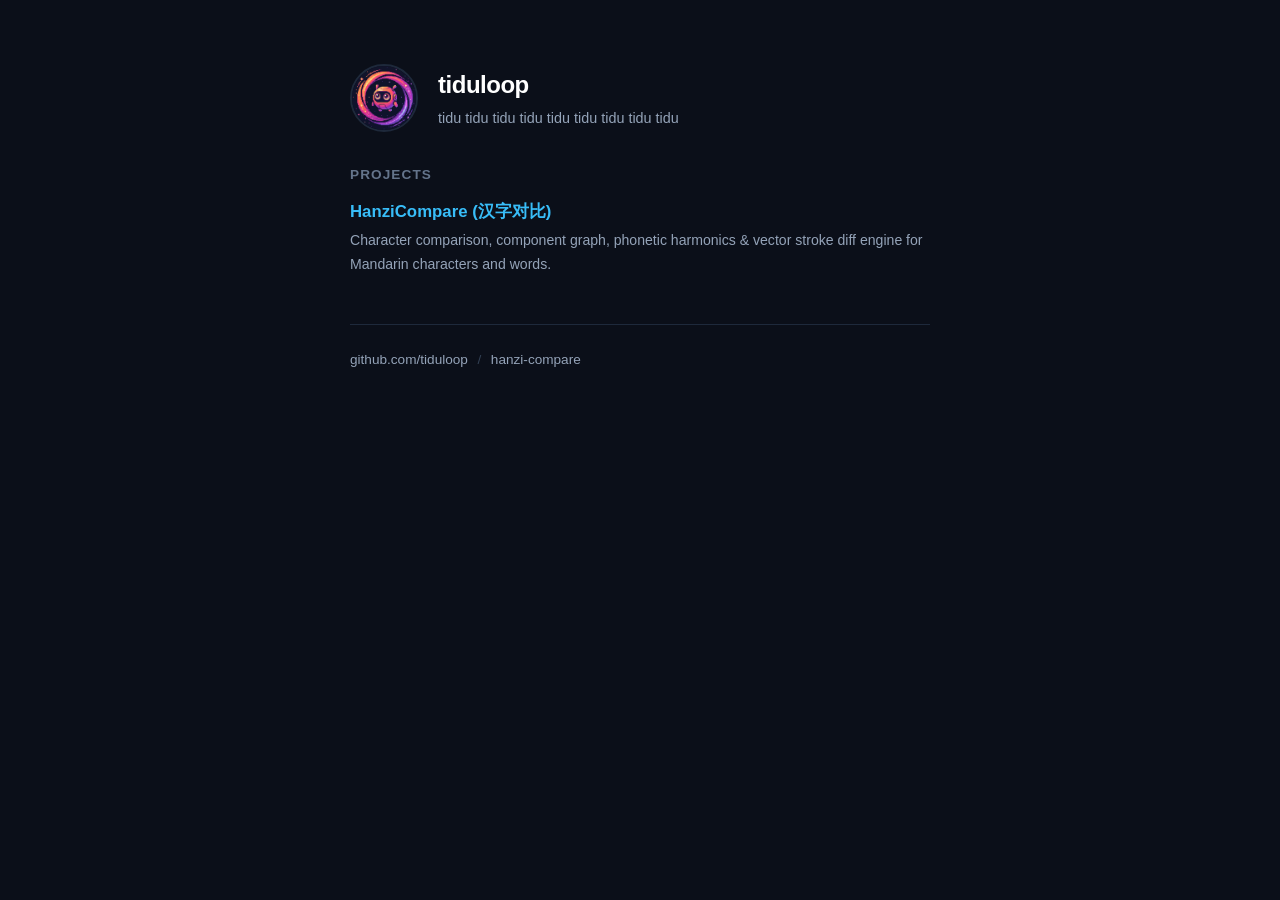
<file: index.html>
<!DOCTYPE html>
<html lang="en">
<head>
  <meta charset="UTF-8" />
  <meta name="viewport" content="width=device-width, initial-scale=1.0" />
  <meta name="theme-color" content="#0B0F19" />
  <title>tiduloop</title>
  <link rel="icon" type="image/jpeg" href="assets/avatar.jpeg" />
  <link rel="stylesheet" href="style.css" />
</head>
<body>
  <div class="wrap">
    <header class="header">
      <img src="assets/avatar.jpeg" alt="tiduloop avatar" class="avatar" />
      <div>
        <h1 class="name">tiduloop</h1>
        <p class="tagline">tidu tidu tidu tidu tidu tidu tidu tidu tidu</p>
      </div>
    </header>

    <section class="section">
      <h2 class="section-title">Projects</h2>
      <ul class="items">
        <li>
          <a href="./hanzi-compare/" class="item-title">HanziCompare (汉字对比)</a>
          <p class="item-desc">
            Character comparison, component graph, phonetic harmonics &amp; vector stroke diff engine for Mandarin characters and words.
          </p>
        </li>
      </ul>
    </section>

    <footer class="footer">
      <a href="https://github.com/tiduloop" target="_blank" rel="noopener noreferrer">github.com/tiduloop</a>
      <span class="sep">/</span>
      <a href="./hanzi-compare/">hanzi-compare</a>
    </footer>
  </div>
</body>
</html>
</file>
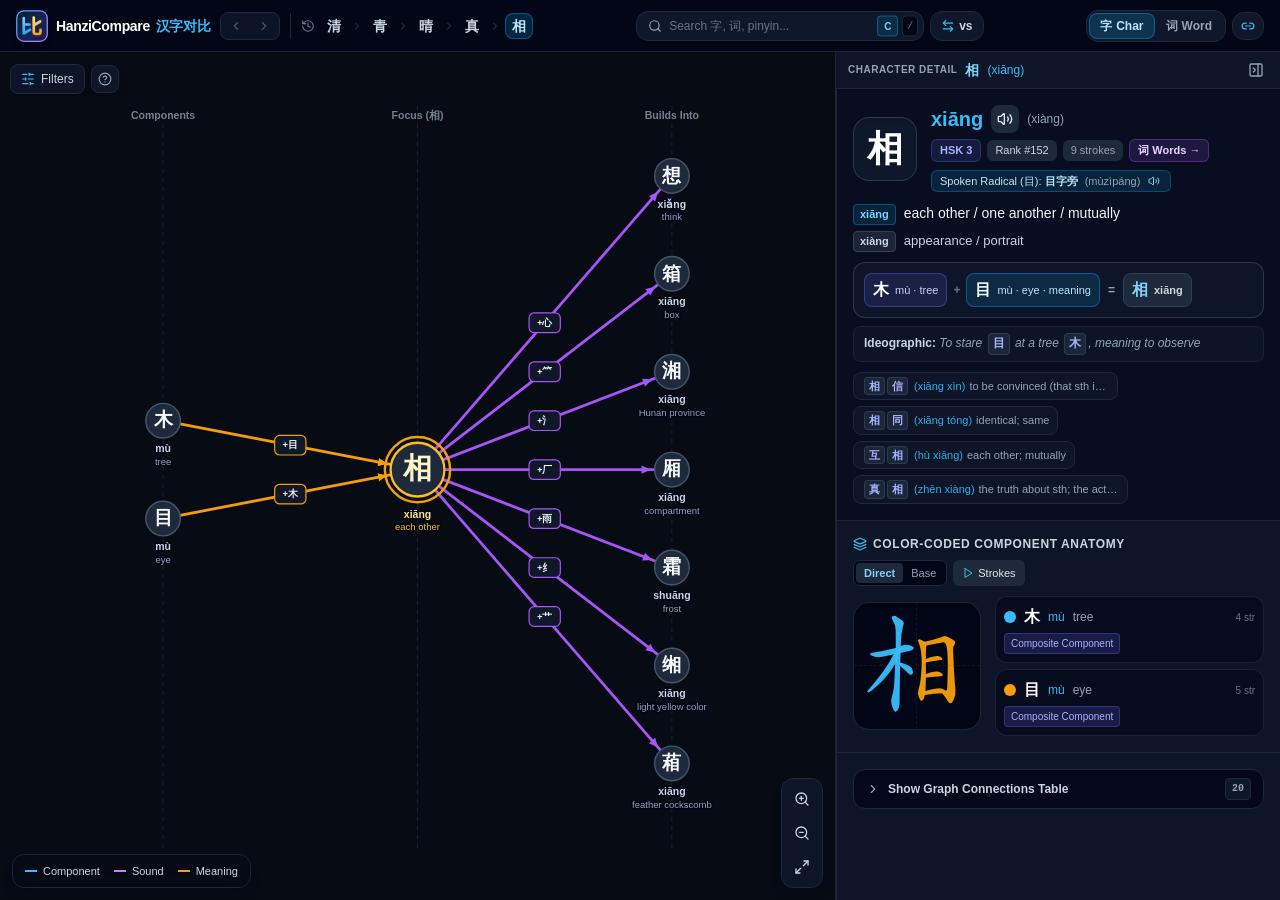
<file: hanzi-compare/index.html>
<!doctype html>
<html lang="en" class="dark">
  <head>
    <meta charset="UTF-8" />
    <meta name="viewport" content="width=device-width, initial-scale=1.0, maximum-scale=1.0, user-scalable=no, viewport-fit=cover" />
    <meta name="theme-color" content="#020617" />
    <meta name="mobile-web-app-capable" content="yes" />
    <meta name="apple-mobile-web-app-capable" content="yes" />
    <meta name="apple-mobile-web-app-status-bar-style" content="black-translucent" />
    <meta name="apple-mobile-web-app-title" content="汉字对比" />
    <link rel="icon" type="image/svg+xml" href="/hanzi-compare/favicon.svg" />
    <link rel="alternate icon" href="/hanzi-compare/favicon.ico" />
    <link rel="apple-touch-icon" sizes="180x180" href="/hanzi-compare/apple-touch-icon.png" />
    <link rel="manifest" href="/hanzi-compare/manifest.json" />
    <title>HanziCompare (汉字对比) — Character Comparison & Component Graph</title>
    <meta name="description" content="Interactive Chinese character and word graph: break characters into color-coded strokes, trace phonetic families, explore compound words, and compare lookalikes side-by-side." />
    <meta property="og:type" content="website" />
    <meta property="og:site_name" content="HanziCompare (汉字对比)" />
    <meta property="og:title" content="HanziCompare (汉字对比) — Chinese Character & Word Graph" />
    <meta property="og:description" content="Break Chinese characters into color-coded strokes, explore phonetic &amp; compound word maps, and compare lookalikes side-by-side." />
    <meta property="og:url" content="https://tiduloop.github.io/hanzi-compare/" />
    <meta property="og:image" content="https://tiduloop.github.io/hanzi-compare/og-image.png" />
    <meta property="og:image:width" content="1200" />
    <meta property="og:image:height" content="630" />
    <meta property="og:image:alt" content="HanziCompare interactive Chinese character map showing 木 and 目 combining into 相 and building into 想, 箱, and 湘" />
    <meta name="twitter:card" content="summary_large_image" />
    <meta name="twitter:title" content="HanziCompare (汉字对比) — Chinese Character & Word Graph" />
    <meta name="twitter:description" content="Break Chinese characters into color-coded strokes, explore phonetic &amp; compound word maps, and compare lookalikes side-by-side." />
    <meta name="twitter:image" content="https://tiduloop.github.io/hanzi-compare/og-image.png" />
    <script type="module" crossorigin src="/hanzi-compare/assets/index-CcMj3gv4.js"></script>
    <link rel="modulepreload" crossorigin href="/hanzi-compare/assets/vendor-react-BqH9RPIO.js">
    <link rel="modulepreload" crossorigin href="/hanzi-compare/assets/vendor-icons-BJi5YHQL.js">
    <link rel="stylesheet" crossorigin href="/hanzi-compare/assets/index-C3cbG_6k.css">
  </head>
  <body class="bg-slate-950 text-slate-100 antialiased selection:bg-sky-500/30 selection:text-sky-200 overflow-hidden">
    <div id="root"></div>
  </body>
</html>
</file>
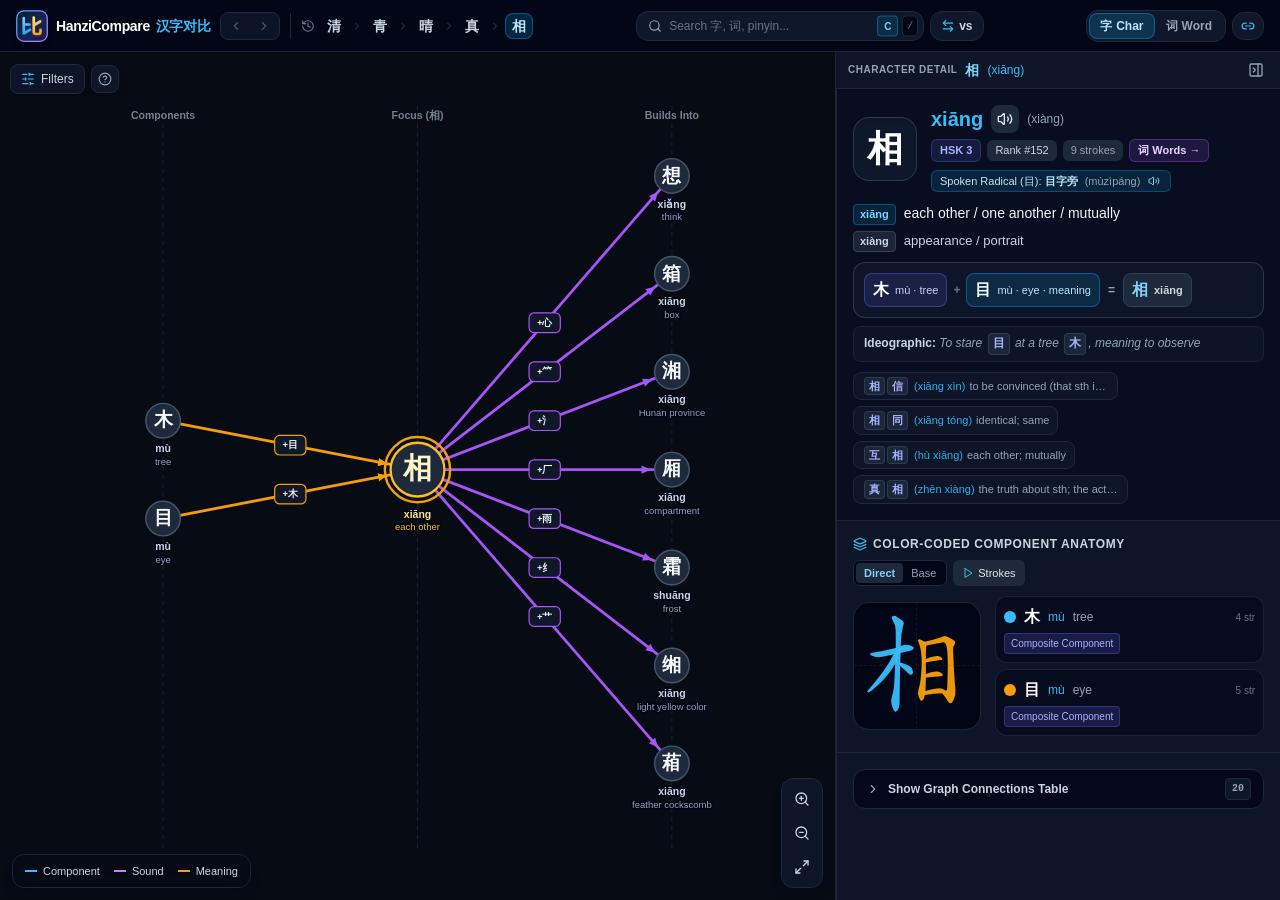
<file: hanzi-topology/index.html>
<!DOCTYPE html>
<html lang="en">
<head>
  <meta charset="UTF-8" />
  <title>Redirecting to HanziCompare...</title>
  <script>
    var target = "/hanzi-compare/" + window.location.search + window.location.hash;
    window.location.replace(target);
  </script>
  <meta http-equiv="refresh" content="0; url=/hanzi-compare/" />
</head>
<body style="background:#020617;color:#94a3b8;font-family:sans-serif;padding:2rem;">
  <p>Redirecting to <a href="/hanzi-compare/" style="color:#38bdf8;">HanziCompare (汉字对比)</a>...</p>
</body>
</html>
</file>
<file: style.css>
:root {
  --bg: #0b0f19;
  --text: #e2e8f0;
  --text-muted: #94a3b8;
  --accent: #38bdf8;
  --accent-hover: #7dd3fc;
  --border: #1e293b;
}

* {
  box-sizing: border-box;
  margin: 0;
  padding: 0;
}

body {
  font-family: -apple-system, BlinkMacSystemFont, "Segoe UI", Roboto, sans-serif;
  background-color: var(--bg);
  color: var(--text);
  line-height: 1.65;
  min-height: 100vh;
  display: flex;
  justify-content: center;
  padding: 4rem 1.5rem;
}

.wrap {
  width: 100%;
  max-width: 580px;
}

.header {
  display: flex;
  align-items: center;
  gap: 1.25rem;
  margin-bottom: 2rem;
}

.avatar {
  width: 68px;
  height: 68px;
  border-radius: 50%;
  object-fit: cover;
  border: 2px solid var(--border);
  flex-shrink: 0;
}

.name {
  font-size: 1.5rem;
  font-weight: 700;
  letter-spacing: -0.02em;
  color: #fff;
}

.tagline {
  font-size: 0.9rem;
  color: var(--text-muted);
  margin-top: 0.15rem;
}

.section {
  margin-bottom: 2rem;
}

.intro {
  font-size: 0.95rem;
  color: var(--text-muted);
}

.section-title {
  font-size: 0.85rem;
  text-transform: uppercase;
  letter-spacing: 0.08em;
  color: #64748b;
  margin-bottom: 0.75rem;
  font-weight: 600;
}

.items {
  list-style: none;
}

.items li {
  margin-bottom: 1rem;
}

.item-title {
  font-size: 1.05rem;
  font-weight: 600;
  color: var(--accent);
  text-decoration: none;
  transition: color 0.15s ease;
}

.item-title:hover {
  color: var(--accent-hover);
  text-decoration: underline;
}

.item-desc {
  font-size: 0.88rem;
  color: var(--text-muted);
  margin-top: 0.2rem;
}

.footer {
  margin-top: 3rem;
  padding-top: 1.5rem;
  border-top: 1px solid var(--border);
  font-size: 0.85rem;
  color: #64748b;
  display: flex;
  gap: 0.6rem;
}

.footer a {
  color: #94a3b8;
  text-decoration: none;
  transition: color 0.15s;
}

.footer a:hover {
  color: var(--accent);
}

.sep {
  color: #334155;
}
</file>
<file: hanzi-compare/assets/index-C3cbG_6k.css>
*,:before,:after{--tw-border-spacing-x: 0;--tw-border-spacing-y: 0;--tw-translate-x: 0;--tw-translate-y: 0;--tw-rotate: 0;--tw-skew-x: 0;--tw-skew-y: 0;--tw-scale-x: 1;--tw-scale-y: 1;--tw-pan-x: ;--tw-pan-y: ;--tw-pinch-zoom: ;--tw-scroll-snap-strictness: proximity;--tw-gradient-from-position: ;--tw-gradient-via-position: ;--tw-gradient-to-position: ;--tw-ordinal: ;--tw-slashed-zero: ;--tw-numeric-figure: ;--tw-numeric-spacing: ;--tw-numeric-fraction: ;--tw-ring-inset: ;--tw-ring-offset-width: 0px;--tw-ring-offset-color: #fff;--tw-ring-color: rgb(59 130 246 / .5);--tw-ring-offset-shadow: 0 0 #0000;--tw-ring-shadow: 0 0 #0000;--tw-shadow: 0 0 #0000;--tw-shadow-colored: 0 0 #0000;--tw-blur: ;--tw-brightness: ;--tw-contrast: ;--tw-grayscale: ;--tw-hue-rotate: ;--tw-invert: ;--tw-saturate: ;--tw-sepia: ;--tw-drop-shadow: ;--tw-backdrop-blur: ;--tw-backdrop-brightness: ;--tw-backdrop-contrast: ;--tw-backdrop-grayscale: ;--tw-backdrop-hue-rotate: ;--tw-backdrop-invert: ;--tw-backdrop-opacity: ;--tw-backdrop-saturate: ;--tw-backdrop-sepia: ;--tw-contain-size: ;--tw-contain-layout: ;--tw-contain-paint: ;--tw-contain-style: }::backdrop{--tw-border-spacing-x: 0;--tw-border-spacing-y: 0;--tw-translate-x: 0;--tw-translate-y: 0;--tw-rotate: 0;--tw-skew-x: 0;--tw-skew-y: 0;--tw-scale-x: 1;--tw-scale-y: 1;--tw-pan-x: ;--tw-pan-y: ;--tw-pinch-zoom: ;--tw-scroll-snap-strictness: proximity;--tw-gradient-from-position: ;--tw-gradient-via-position: ;--tw-gradient-to-position: ;--tw-ordinal: ;--tw-slashed-zero: ;--tw-numeric-figure: ;--tw-numeric-spacing: ;--tw-numeric-fraction: ;--tw-ring-inset: ;--tw-ring-offset-width: 0px;--tw-ring-offset-color: #fff;--tw-ring-color: rgb(59 130 246 / .5);--tw-ring-offset-shadow: 0 0 #0000;--tw-ring-shadow: 0 0 #0000;--tw-shadow: 0 0 #0000;--tw-shadow-colored: 0 0 #0000;--tw-blur: ;--tw-brightness: ;--tw-contrast: ;--tw-grayscale: ;--tw-hue-rotate: ;--tw-invert: ;--tw-saturate: ;--tw-sepia: ;--tw-drop-shadow: ;--tw-backdrop-blur: ;--tw-backdrop-brightness: ;--tw-backdrop-contrast: ;--tw-backdrop-grayscale: ;--tw-backdrop-hue-rotate: ;--tw-backdrop-invert: ;--tw-backdrop-opacity: ;--tw-backdrop-saturate: ;--tw-backdrop-sepia: ;--tw-contain-size: ;--tw-contain-layout: ;--tw-contain-paint: ;--tw-contain-style: }*,:before,:after{box-sizing:border-box;border-width:0;border-style:solid;border-color:#e5e7eb}:before,:after{--tw-content: ""}html,:host{line-height:1.5;-webkit-text-size-adjust:100%;-moz-tab-size:4;-o-tab-size:4;tab-size:4;font-family:Inter,-apple-system,BlinkMacSystemFont,Segoe UI,Roboto,sans-serif;font-feature-settings:normal;font-variation-settings:normal;-webkit-tap-highlight-color:transparent}body{margin:0;line-height:inherit}hr{height:0;color:inherit;border-top-width:1px}abbr:where([title]){-webkit-text-decoration:underline dotted;text-decoration:underline dotted}h1,h2,h3,h4,h5,h6{font-size:inherit;font-weight:inherit}a{color:inherit;text-decoration:inherit}b,strong{font-weight:bolder}code,kbd,samp,pre{font-family:ui-monospace,SFMono-Regular,Menlo,Monaco,Consolas,Liberation Mono,Courier New,monospace;font-feature-settings:normal;font-variation-settings:normal;font-size:1em}small{font-size:80%}sub,sup{font-size:75%;line-height:0;position:relative;vertical-align:baseline}sub{bottom:-.25em}sup{top:-.5em}table{text-indent:0;border-color:inherit;border-collapse:collapse}button,input,optgroup,select,textarea{font-family:inherit;font-feature-settings:inherit;font-variation-settings:inherit;font-size:100%;font-weight:inherit;line-height:inherit;letter-spacing:inherit;color:inherit;margin:0;padding:0}button,select{text-transform:none}button,input:where([type=button]),input:where([type=reset]),input:where([type=submit]){-webkit-appearance:button;background-color:transparent;background-image:none}:-moz-focusring{outline:auto}:-moz-ui-invalid{box-shadow:none}progress{vertical-align:baseline}::-webkit-inner-spin-button,::-webkit-outer-spin-button{height:auto}[type=search]{-webkit-appearance:textfield;outline-offset:-2px}::-webkit-search-decoration{-webkit-appearance:none}::-webkit-file-upload-button{-webkit-appearance:button;font:inherit}summary{display:list-item}blockquote,dl,dd,h1,h2,h3,h4,h5,h6,hr,figure,p,pre{margin:0}fieldset{margin:0;padding:0}legend{padding:0}ol,ul,menu{list-style:none;margin:0;padding:0}dialog{padding:0}textarea{resize:vertical}input::-moz-placeholder,textarea::-moz-placeholder{opacity:1;color:#9ca3af}input::placeholder,textarea::placeholder{opacity:1;color:#9ca3af}button,[role=button]{cursor:pointer}:disabled{cursor:default}img,svg,video,canvas,audio,iframe,embed,object{display:block;vertical-align:middle}img,video{max-width:100%;height:auto}[hidden]:where(:not([hidden=until-found])){display:none}:root{--pwa-top-extra: .375rem}html,body,#root{margin:0;padding:0;width:100%;height:100%;background-color:#020617;color:#f1f5f9;overflow:hidden;overscroll-behavior:none;touch-action:manipulation;-webkit-text-size-adjust:100%;-moz-text-size-adjust:100%;text-size-adjust:100%}.app-shell{position:fixed;top:0;right:0;bottom:0;left:0;width:100%;height:100dvh;touch-action:manipulation}@media(pointer:coarse),(max-width:1023px){input:not([type=range]):not([type=checkbox]),select,textarea{font-size:16px!important}}@media all and (display-mode:standalone){:root{--pwa-top-extra: .9375rem}html,body,#root,.app-shell{height:100vh;min-height:-webkit-fill-available}}html.ios-standalone{--pwa-top-extra: .9375rem}html.ios-standalone,html.ios-standalone body,html.ios-standalone #root,html.ios-standalone .app-shell{height:100vh;min-height:-webkit-fill-available}::-webkit-scrollbar{width:6px;height:6px}::-webkit-scrollbar-track{background:#090d16}::-webkit-scrollbar-thumb{background:#1e293b;border-radius:9999px}::-webkit-scrollbar-thumb:hover{background:#334155}.\!container{width:100%!important}.container{width:100%}@media(min-width:640px){.\!container{max-width:640px!important}.container{max-width:640px}}@media(min-width:768px){.\!container{max-width:768px!important}.container{max-width:768px}}@media(min-width:1024px){.\!container{max-width:1024px!important}.container{max-width:1024px}}@media(min-width:1280px){.\!container{max-width:1280px!important}.container{max-width:1280px}}@media(min-width:1536px){.\!container{max-width:1536px!important}.container{max-width:1536px}}.pointer-events-none{pointer-events:none}.pointer-events-auto{pointer-events:auto}.visible{visibility:visible}.invisible{visibility:hidden}.collapse{visibility:collapse}.static{position:static}.fixed{position:fixed}.absolute{position:absolute}.relative{position:relative}.sticky{position:sticky}.inset-0{top:0;right:0;bottom:0;left:0}.inset-x-0{left:0;right:0}.-bottom-1\.5{bottom:-.375rem}.bottom-0{bottom:0}.bottom-3{bottom:.75rem}.left-0{left:0}.left-1\/2{left:50%}.left-2\.5{left:.625rem}.left-3{left:.75rem}.right-0{right:0}.right-1{right:.25rem}.right-1\.5{right:.375rem}.right-2\.5{right:.625rem}.right-3{right:.75rem}.top-0{top:0}.top-1{top:.25rem}.top-1\.5{top:.375rem}.top-1\/2{top:50%}.top-10{top:2.5rem}.top-12{top:3rem}.top-14{top:3.5rem}.top-16{top:4rem}.top-2\.5{top:.625rem}.top-full{top:100%}.isolate{isolation:isolate}.z-10{z-index:10}.z-20{z-index:20}.z-30{z-index:30}.z-40{z-index:40}.z-50{z-index:50}.col-span-full{grid-column:1 / -1}.mx-0\.5{margin-left:.125rem;margin-right:.125rem}.mx-1{margin-left:.25rem;margin-right:.25rem}.mx-\[0\.075em\]{margin-left:.075em;margin-right:.075em}.my-1{margin-top:.25rem;margin-bottom:.25rem}.mb-0\.5{margin-bottom:.125rem}.mb-1{margin-bottom:.25rem}.mb-1\.5{margin-bottom:.375rem}.mb-2{margin-bottom:.5rem}.mb-2\.5{margin-bottom:.625rem}.mb-3{margin-bottom:.75rem}.mb-4{margin-bottom:1rem}.ml-1{margin-left:.25rem}.ml-auto{margin-left:auto}.mr-0\.5{margin-right:.125rem}.mr-1{margin-right:.25rem}.mr-1\.5{margin-right:.375rem}.mt-0\.5{margin-top:.125rem}.mt-1{margin-top:.25rem}.mt-1\.5{margin-top:.375rem}.mt-2{margin-top:.5rem}.mt-2\.5{margin-top:.625rem}.mt-3{margin-top:.75rem}.line-clamp-1{overflow:hidden;display:-webkit-box;-webkit-box-orient:vertical;-webkit-line-clamp:1}.line-clamp-3{overflow:hidden;display:-webkit-box;-webkit-box-orient:vertical;-webkit-line-clamp:3}.block{display:block}.inline-block{display:inline-block}.inline{display:inline}.flex{display:flex}.inline-flex{display:inline-flex}.table{display:table}.grid{display:grid}.hidden{display:none}.aspect-square{aspect-ratio:1 / 1}.h-0\.5{height:.125rem}.h-1{height:.25rem}.h-1\.5{height:.375rem}.h-1\/2{height:50%}.h-12{height:3rem}.h-14{height:3.5rem}.h-16{height:4rem}.h-2{height:.5rem}.h-2\.5{height:.625rem}.h-28{height:7rem}.h-3{height:.75rem}.h-3\.5{height:.875rem}.h-32{height:8rem}.h-4{height:1rem}.h-5{height:1.25rem}.h-6{height:1.5rem}.h-7{height:1.75rem}.h-9{height:2.25rem}.h-\[0\.44em\]{height:.44em}.h-\[1\.08em\]{height:1.08em}.h-\[88\%\]{height:88%}.h-\[env\(safe-area-inset-bottom\,0px\)\]{height:env(safe-area-inset-bottom,0px)}.h-\[env\(safe-area-inset-top\,0px\)\]{height:env(safe-area-inset-top,0px)}.h-full{height:100%}.max-h-48{max-height:12rem}.max-h-60{max-height:15rem}.max-h-72{max-height:18rem}.max-h-80{max-height:20rem}.max-h-\[68vh\]{max-height:68vh}.max-h-\[76vh\]{max-height:76vh}.max-h-\[78vh\]{max-height:78vh}.max-h-full{max-height:100%}.min-h-0{min-height:0px}.min-h-\[220px\]{min-height:220px}.min-h-\[52px\]{min-height:52px}.min-h-\[8px\]{min-height:8px}.w-0{width:0px}.w-1\.5{width:.375rem}.w-1\/2{width:50%}.w-10{width:2.5rem}.w-12{width:3rem}.w-14{width:3.5rem}.w-16{width:4rem}.w-2{width:.5rem}.w-2\.5{width:.625rem}.w-24{width:6rem}.w-28{width:7rem}.w-3{width:.75rem}.w-3\.5{width:.875rem}.w-32{width:8rem}.w-4{width:1rem}.w-44{width:11rem}.w-5{width:1.25rem}.w-6{width:1.5rem}.w-60{width:15rem}.w-7{width:1.75rem}.w-72{width:18rem}.w-80{width:20rem}.w-9{width:2.25rem}.w-\[0\.2em\]{width:.2em}.w-\[1\.08em\]{width:1.08em}.w-\[410px\]{width:410px}.w-\[88\%\]{width:88%}.w-\[min\(calc\(100\%-2rem\)\,22rem\)\]{width:min(calc(100% - 2rem),22rem)}.w-full{width:100%}.min-w-0{min-width:0px}.min-w-\[36px\]{min-width:36px}.min-w-\[4\.5px\]{min-width:4.5px}.min-w-\[5rem\]{min-width:5rem}.min-w-\[6\.2rem\]{min-width:6.2rem}.min-w-\[7\.5rem\]{min-width:7.5rem}.max-w-5xl{max-width:64rem}.max-w-\[100px\]{max-width:100px}.max-w-\[110px\]{max-width:110px}.max-w-\[140px\]{max-width:140px}.max-w-\[144px\]{max-width:144px}.max-w-\[180px\]{max-width:180px}.max-w-\[220px\]{max-width:220px}.max-w-\[90px\]{max-width:90px}.max-w-\[calc\(100\%-2rem\)\]{max-width:calc(100% - 2rem)}.max-w-\[calc\(100\%-6rem\)\]{max-width:calc(100% - 6rem)}.max-w-\[calc\(100vw-1\.25rem\)\]{max-width:calc(100vw - 1.25rem)}.max-w-full{max-width:100%}.max-w-lg{max-width:32rem}.max-w-md{max-width:28rem}.max-w-sm{max-width:24rem}.flex-1{flex:1 1 0%}.shrink-0{flex-shrink:0}.border-collapse{border-collapse:collapse}.-translate-x-1\/2{--tw-translate-x: -50%;transform:translate(var(--tw-translate-x),var(--tw-translate-y)) rotate(var(--tw-rotate)) skew(var(--tw-skew-x)) skewY(var(--tw-skew-y)) scaleX(var(--tw-scale-x)) scaleY(var(--tw-scale-y))}.-translate-y-1\/2{--tw-translate-y: -50%;transform:translate(var(--tw-translate-x),var(--tw-translate-y)) rotate(var(--tw-rotate)) skew(var(--tw-skew-x)) skewY(var(--tw-skew-y)) scaleX(var(--tw-scale-x)) scaleY(var(--tw-scale-y))}.translate-y-\[0\.04em\]{--tw-translate-y: .04em;transform:translate(var(--tw-translate-x),var(--tw-translate-y)) rotate(var(--tw-rotate)) skew(var(--tw-skew-x)) skewY(var(--tw-skew-y)) scaleX(var(--tw-scale-x)) scaleY(var(--tw-scale-y))}.rotate-180{--tw-rotate: 180deg;transform:translate(var(--tw-translate-x),var(--tw-translate-y)) rotate(var(--tw-rotate)) skew(var(--tw-skew-x)) skewY(var(--tw-skew-y)) scaleX(var(--tw-scale-x)) scaleY(var(--tw-scale-y))}.transform{transform:translate(var(--tw-translate-x),var(--tw-translate-y)) rotate(var(--tw-rotate)) skew(var(--tw-skew-x)) skewY(var(--tw-skew-y)) scaleX(var(--tw-scale-x)) scaleY(var(--tw-scale-y))}@keyframes ping{75%,to{transform:scale(2);opacity:0}}.animate-ping{animation:ping 1s cubic-bezier(0,0,.2,1) infinite}@keyframes spin{to{transform:rotate(360deg)}}.animate-spin{animation:spin 1s linear infinite}.cursor-default{cursor:default}.cursor-grab{cursor:grab}.cursor-help{cursor:help}.cursor-not-allowed{cursor:not-allowed}.cursor-pointer{cursor:pointer}.touch-none{touch-action:none}.touch-pan-y{--tw-pan-y: pan-y;touch-action:var(--tw-pan-x) var(--tw-pan-y) var(--tw-pinch-zoom)}.select-none{-webkit-user-select:none;-moz-user-select:none;user-select:none}.resize{resize:both}.grid-cols-1{grid-template-columns:repeat(1,minmax(0,1fr))}.grid-cols-2{grid-template-columns:repeat(2,minmax(0,1fr))}.flex-col{flex-direction:column}.flex-wrap{flex-wrap:wrap}.items-start{align-items:flex-start}.items-end{align-items:flex-end}.items-center{align-items:center}.items-baseline{align-items:baseline}.justify-center{justify-content:center}.justify-between{justify-content:space-between}.gap-0\.5{gap:.125rem}.gap-1{gap:.25rem}.gap-1\.5{gap:.375rem}.gap-2{gap:.5rem}.gap-2\.5{gap:.625rem}.gap-3{gap:.75rem}.gap-3\.5{gap:.875rem}.gap-x-3\.5{-moz-column-gap:.875rem;column-gap:.875rem}.gap-x-4{-moz-column-gap:1rem;column-gap:1rem}.gap-y-1{row-gap:.25rem}.space-y-0\.5>:not([hidden])~:not([hidden]){--tw-space-y-reverse: 0;margin-top:calc(.125rem * calc(1 - var(--tw-space-y-reverse)));margin-bottom:calc(.125rem * var(--tw-space-y-reverse))}.space-y-1>:not([hidden])~:not([hidden]){--tw-space-y-reverse: 0;margin-top:calc(.25rem * calc(1 - var(--tw-space-y-reverse)));margin-bottom:calc(.25rem * var(--tw-space-y-reverse))}.space-y-1\.5>:not([hidden])~:not([hidden]){--tw-space-y-reverse: 0;margin-top:calc(.375rem * calc(1 - var(--tw-space-y-reverse)));margin-bottom:calc(.375rem * var(--tw-space-y-reverse))}.space-y-2>:not([hidden])~:not([hidden]){--tw-space-y-reverse: 0;margin-top:calc(.5rem * calc(1 - var(--tw-space-y-reverse)));margin-bottom:calc(.5rem * var(--tw-space-y-reverse))}.space-y-2\.5>:not([hidden])~:not([hidden]){--tw-space-y-reverse: 0;margin-top:calc(.625rem * calc(1 - var(--tw-space-y-reverse)));margin-bottom:calc(.625rem * var(--tw-space-y-reverse))}.space-y-3>:not([hidden])~:not([hidden]){--tw-space-y-reverse: 0;margin-top:calc(.75rem * calc(1 - var(--tw-space-y-reverse)));margin-bottom:calc(.75rem * var(--tw-space-y-reverse))}.space-y-3\.5>:not([hidden])~:not([hidden]){--tw-space-y-reverse: 0;margin-top:calc(.875rem * calc(1 - var(--tw-space-y-reverse)));margin-bottom:calc(.875rem * var(--tw-space-y-reverse))}.divide-y>:not([hidden])~:not([hidden]){--tw-divide-y-reverse: 0;border-top-width:calc(1px * calc(1 - var(--tw-divide-y-reverse)));border-bottom-width:calc(1px * var(--tw-divide-y-reverse))}.divide-slate-800>:not([hidden])~:not([hidden]){--tw-divide-opacity: 1;border-color:rgb(30 41 59 / var(--tw-divide-opacity, 1))}.divide-slate-800\/70>:not([hidden])~:not([hidden]){border-color:#1e293bb3}.divide-slate-800\/80>:not([hidden])~:not([hidden]){border-color:#1e293bcc}.overflow-hidden{overflow:hidden}.overflow-x-auto{overflow-x:auto}.overflow-y-auto{overflow-y:auto}.overflow-x-hidden{overflow-x:hidden}.overscroll-contain{overscroll-behavior:contain}.truncate{overflow:hidden;text-overflow:ellipsis;white-space:nowrap}.whitespace-normal{white-space:normal}.whitespace-nowrap{white-space:nowrap}.rounded{border-radius:.25rem}.rounded-2xl{border-radius:1rem}.rounded-full{border-radius:9999px}.rounded-lg{border-radius:.5rem}.rounded-md{border-radius:.375rem}.rounded-xl{border-radius:.75rem}.rounded-t-2xl{border-top-left-radius:1rem;border-top-right-radius:1rem}.border{border-width:1px}.border-2{border-width:2px}.border-b{border-bottom-width:1px}.border-b-2{border-bottom-width:2px}.border-l{border-left-width:1px}.border-l-2{border-left-width:2px}.border-r{border-right-width:1px}.border-t{border-top-width:1px}.border-dashed{border-style:dashed}.border-amber-300\/60{border-color:#fcd34d99}.border-amber-400{--tw-border-opacity: 1;border-color:rgb(251 191 36 / var(--tw-border-opacity, 1))}.border-amber-400\/40{border-color:#fbbf2466}.border-amber-500\/30{border-color:#f59e0b4d}.border-amber-500\/35{border-color:#f59e0b59}.border-amber-500\/40{border-color:#f59e0b66}.border-amber-500\/45{border-color:#f59e0b73}.border-blue-500\/40{border-color:#3b82f666}.border-cyan-400{--tw-border-opacity: 1;border-color:rgb(34 211 238 / var(--tw-border-opacity, 1))}.border-cyan-400\/50{border-color:#22d3ee80}.border-cyan-500\/30{border-color:#06b6d44d}.border-cyan-500\/35{border-color:#06b6d459}.border-cyan-500\/45{border-color:#06b6d473}.border-emerald-400\/50{border-color:#34d39980}.border-emerald-500\/30{border-color:#10b9814d}.border-emerald-500\/40{border-color:#10b98166}.border-emerald-500\/45{border-color:#10b98173}.border-indigo-400\/50{border-color:#818cf880}.border-indigo-500\/30{border-color:#6366f14d}.border-indigo-500\/35{border-color:#6366f159}.border-indigo-500\/40{border-color:#6366f166}.border-indigo-500\/45{border-color:#6366f173}.border-indigo-500\/50{border-color:#6366f180}.border-pink-500\/30{border-color:#ec48994d}.border-pink-500\/45{border-color:#ec489973}.border-purple-500\/30{border-color:#a855f74d}.border-purple-500\/35{border-color:#a855f759}.border-purple-500\/40{border-color:#a855f766}.border-purple-500\/45{border-color:#a855f773}.border-rose-400\/50{border-color:#fb718580}.border-rose-500\/30{border-color:#f43f5e4d}.border-rose-500\/40{border-color:#f43f5e66}.border-rose-500\/45{border-color:#f43f5e73}.border-rose-500\/50{border-color:#f43f5e80}.border-sky-400\/30{border-color:#38bdf84d}.border-sky-400\/45{border-color:#38bdf873}.border-sky-400\/50{border-color:#38bdf880}.border-sky-400\/70{border-color:#38bdf8b3}.border-sky-500\/30{border-color:#0ea5e94d}.border-sky-500\/35{border-color:#0ea5e959}.border-sky-500\/40{border-color:#0ea5e966}.border-sky-500\/45{border-color:#0ea5e973}.border-sky-500\/50{border-color:#0ea5e980}.border-slate-600{--tw-border-opacity: 1;border-color:rgb(71 85 105 / var(--tw-border-opacity, 1))}.border-slate-600\/40{border-color:#47556966}.border-slate-700{--tw-border-opacity: 1;border-color:rgb(51 65 85 / var(--tw-border-opacity, 1))}.border-slate-700\/60{border-color:#33415599}.border-slate-700\/70{border-color:#334155b3}.border-slate-700\/80{border-color:#334155cc}.border-slate-700\/90{border-color:#334155e6}.border-slate-800{--tw-border-opacity: 1;border-color:rgb(30 41 59 / var(--tw-border-opacity, 1))}.border-slate-800\/60{border-color:#1e293b99}.border-slate-800\/80{border-color:#1e293bcc}.border-slate-800\/90{border-color:#1e293be6}.border-transparent{border-color:transparent}.border-l-sky-400{--tw-border-opacity: 1;border-left-color:rgb(56 189 248 / var(--tw-border-opacity, 1))}.bg-\[\#070B14\]{--tw-bg-opacity: 1;background-color:rgb(7 11 20 / var(--tw-bg-opacity, 1))}.bg-amber-500{--tw-bg-opacity: 1;background-color:rgb(245 158 11 / var(--tw-bg-opacity, 1))}.bg-amber-500\/10{background-color:#f59e0b1a}.bg-amber-500\/15{background-color:#f59e0b26}.bg-amber-500\/20{background-color:#f59e0b33}.bg-blue-500\/20{background-color:#3b82f633}.bg-cyan-400{--tw-bg-opacity: 1;background-color:rgb(34 211 238 / var(--tw-bg-opacity, 1))}.bg-cyan-500\/15{background-color:#06b6d426}.bg-cyan-500\/20{background-color:#06b6d433}.bg-cyan-950\/30{background-color:#0833444d}.bg-emerald-400{--tw-bg-opacity: 1;background-color:rgb(52 211 153 / var(--tw-bg-opacity, 1))}.bg-emerald-500{--tw-bg-opacity: 1;background-color:rgb(16 185 129 / var(--tw-bg-opacity, 1))}.bg-emerald-500\/15{background-color:#10b98126}.bg-emerald-500\/20{background-color:#10b98133}.bg-emerald-500\/25{background-color:#10b98140}.bg-emerald-950\/30{background-color:#022c224d}.bg-emerald-950\/40{background-color:#022c2266}.bg-emerald-950\/70{background-color:#022c22b3}.bg-indigo-400{--tw-bg-opacity: 1;background-color:rgb(129 140 248 / var(--tw-bg-opacity, 1))}.bg-indigo-500\/10{background-color:#6366f11a}.bg-indigo-500\/15{background-color:#6366f126}.bg-indigo-500\/20{background-color:#6366f133}.bg-indigo-500\/25{background-color:#6366f140}.bg-indigo-600{--tw-bg-opacity: 1;background-color:rgb(79 70 229 / var(--tw-bg-opacity, 1))}.bg-indigo-950\/20{background-color:#1e1b4b33}.bg-indigo-950\/35{background-color:#1e1b4b59}.bg-indigo-950\/40{background-color:#1e1b4b66}.bg-indigo-950\/50{background-color:#1e1b4b80}.bg-indigo-950\/70{background-color:#1e1b4bb3}.bg-pink-500{--tw-bg-opacity: 1;background-color:rgb(236 72 153 / var(--tw-bg-opacity, 1))}.bg-pink-500\/20{background-color:#ec489933}.bg-pink-950\/30{background-color:#5007244d}.bg-purple-400{--tw-bg-opacity: 1;background-color:rgb(192 132 252 / var(--tw-bg-opacity, 1))}.bg-purple-500\/10{background-color:#a855f71a}.bg-purple-500\/15{background-color:#a855f726}.bg-purple-500\/20{background-color:#a855f733}.bg-purple-500\/25{background-color:#a855f740}.bg-purple-950\/20{background-color:#3b076433}.bg-rose-500{--tw-bg-opacity: 1;background-color:rgb(244 63 94 / var(--tw-bg-opacity, 1))}.bg-rose-500\/15{background-color:#f43f5e26}.bg-rose-500\/20{background-color:#f43f5e33}.bg-rose-500\/25{background-color:#f43f5e40}.bg-rose-950\/40{background-color:#4c051966}.bg-sky-400{--tw-bg-opacity: 1;background-color:rgb(56 189 248 / var(--tw-bg-opacity, 1))}.bg-sky-500{--tw-bg-opacity: 1;background-color:rgb(14 165 233 / var(--tw-bg-opacity, 1))}.bg-sky-500\/10{background-color:#0ea5e91a}.bg-sky-500\/15{background-color:#0ea5e926}.bg-sky-500\/20{background-color:#0ea5e933}.bg-sky-500\/25{background-color:#0ea5e940}.bg-sky-950\/25{background-color:#082f4940}.bg-sky-950\/60{background-color:#082f4999}.bg-sky-950\/70{background-color:#082f49b3}.bg-sky-950\/80{background-color:#082f49cc}.bg-slate-500{--tw-bg-opacity: 1;background-color:rgb(100 116 139 / var(--tw-bg-opacity, 1))}.bg-slate-500\/85{background-color:#64748bd9}.bg-slate-700{--tw-bg-opacity: 1;background-color:rgb(51 65 85 / var(--tw-bg-opacity, 1))}.bg-slate-800{--tw-bg-opacity: 1;background-color:rgb(30 41 59 / var(--tw-bg-opacity, 1))}.bg-slate-800\/45{background-color:#1e293b73}.bg-slate-800\/55{background-color:#1e293b8c}.bg-slate-800\/80{background-color:#1e293bcc}.bg-slate-800\/90{background-color:#1e293be6}.bg-slate-900{--tw-bg-opacity: 1;background-color:rgb(15 23 42 / var(--tw-bg-opacity, 1))}.bg-slate-900\/40{background-color:#0f172a66}.bg-slate-900\/60{background-color:#0f172a99}.bg-slate-900\/70{background-color:#0f172ab3}.bg-slate-900\/80{background-color:#0f172acc}.bg-slate-900\/90{background-color:#0f172ae6}.bg-slate-900\/95{background-color:#0f172af2}.bg-slate-950{--tw-bg-opacity: 1;background-color:rgb(2 6 23 / var(--tw-bg-opacity, 1))}.bg-slate-950\/40{background-color:#02061766}.bg-slate-950\/50{background-color:#02061780}.bg-slate-950\/60{background-color:#02061799}.bg-slate-950\/70{background-color:#020617b3}.bg-slate-950\/75{background-color:#020617bf}.bg-slate-950\/80{background-color:#020617cc}.bg-slate-950\/90{background-color:#020617e6}.bg-slate-950\/95{background-color:#020617f2}.bg-gradient-to-b{background-image:linear-gradient(to bottom,var(--tw-gradient-stops))}.bg-gradient-to-r{background-image:linear-gradient(to right,var(--tw-gradient-stops))}.from-indigo-500\/15{--tw-gradient-from: rgb(99 102 241 / .15) var(--tw-gradient-from-position);--tw-gradient-to: rgb(99 102 241 / 0) var(--tw-gradient-to-position);--tw-gradient-stops: var(--tw-gradient-from), var(--tw-gradient-to)}.from-sky-500\/10{--tw-gradient-from: rgb(14 165 233 / .1) var(--tw-gradient-from-position);--tw-gradient-to: rgb(14 165 233 / 0) var(--tw-gradient-to-position);--tw-gradient-stops: var(--tw-gradient-from), var(--tw-gradient-to)}.from-sky-500\/15{--tw-gradient-from: rgb(14 165 233 / .15) var(--tw-gradient-from-position);--tw-gradient-to: rgb(14 165 233 / 0) var(--tw-gradient-to-position);--tw-gradient-stops: var(--tw-gradient-from), var(--tw-gradient-to)}.from-sky-500\/20{--tw-gradient-from: rgb(14 165 233 / .2) var(--tw-gradient-from-position);--tw-gradient-to: rgb(14 165 233 / 0) var(--tw-gradient-to-position);--tw-gradient-stops: var(--tw-gradient-from), var(--tw-gradient-to)}.from-sky-950\/20{--tw-gradient-from: rgb(8 47 73 / .2) var(--tw-gradient-from-position);--tw-gradient-to: rgb(8 47 73 / 0) var(--tw-gradient-to-position);--tw-gradient-stops: var(--tw-gradient-from), var(--tw-gradient-to)}.via-indigo-500\/15{--tw-gradient-to: rgb(99 102 241 / 0) var(--tw-gradient-to-position);--tw-gradient-stops: var(--tw-gradient-from), rgb(99 102 241 / .15) var(--tw-gradient-via-position), var(--tw-gradient-to)}.via-slate-900{--tw-gradient-to: rgb(15 23 42 / 0) var(--tw-gradient-to-position);--tw-gradient-stops: var(--tw-gradient-from), #0f172a var(--tw-gradient-via-position), var(--tw-gradient-to)}.via-slate-900\/95{--tw-gradient-to: rgb(15 23 42 / 0) var(--tw-gradient-to-position);--tw-gradient-stops: var(--tw-gradient-from), rgb(15 23 42 / .95) var(--tw-gradient-via-position), var(--tw-gradient-to)}.via-slate-950\/90{--tw-gradient-to: rgb(2 6 23 / 0) var(--tw-gradient-to-position);--tw-gradient-stops: var(--tw-gradient-from), rgb(2 6 23 / .9) var(--tw-gradient-via-position), var(--tw-gradient-to)}.to-rose-500\/10{--tw-gradient-to: rgb(244 63 94 / .1) var(--tw-gradient-to-position)}.to-rose-500\/15{--tw-gradient-to: rgb(244 63 94 / .15) var(--tw-gradient-to-position)}.to-sky-500\/15{--tw-gradient-to: rgb(14 165 233 / .15) var(--tw-gradient-to-position)}.to-sky-500\/20{--tw-gradient-to: rgb(14 165 233 / .2) var(--tw-gradient-to-position)}.to-slate-900\/95{--tw-gradient-to: rgb(15 23 42 / .95) var(--tw-gradient-to-position)}.fill-current{fill:currentColor}.p-0\.5{padding:.125rem}.p-1{padding:.25rem}.p-1\.5{padding:.375rem}.p-2{padding:.5rem}.p-2\.5{padding:.625rem}.p-3{padding:.75rem}.p-3\.5{padding:.875rem}.p-4{padding:1rem}.p-5{padding:1.25rem}.p-6{padding:1.5rem}.px-1{padding-left:.25rem;padding-right:.25rem}.px-1\.5{padding-left:.375rem;padding-right:.375rem}.px-2{padding-left:.5rem;padding-right:.5rem}.px-2\.5{padding-left:.625rem;padding-right:.625rem}.px-3{padding-left:.75rem;padding-right:.75rem}.px-3\.5{padding-left:.875rem;padding-right:.875rem}.px-4{padding-left:1rem;padding-right:1rem}.py-0\.5{padding-top:.125rem;padding-bottom:.125rem}.py-1{padding-top:.25rem;padding-bottom:.25rem}.py-1\.5{padding-top:.375rem;padding-bottom:.375rem}.py-12{padding-top:3rem;padding-bottom:3rem}.py-2{padding-top:.5rem;padding-bottom:.5rem}.py-2\.5{padding-top:.625rem;padding-bottom:.625rem}.py-3{padding-top:.75rem;padding-bottom:.75rem}.py-8{padding-top:2rem;padding-bottom:2rem}.pb-1\.5{padding-bottom:.375rem}.pb-2{padding-bottom:.5rem}.pb-2\.5{padding-bottom:.625rem}.pb-\[calc\(20rem\+env\(safe-area-inset-bottom\,0px\)\)\]{padding-bottom:calc(20rem + env(safe-area-inset-bottom,0px))}.pb-\[env\(safe-area-inset-bottom\,0px\)\]{padding-bottom:env(safe-area-inset-bottom,0px)}.pb-\[max\(0\.5rem\,env\(safe-area-inset-bottom\,0px\)\)\]{padding-bottom:max(.5rem,env(safe-area-inset-bottom,0px))}.pl-1{padding-left:.25rem}.pl-2{padding-left:.5rem}.pl-2\.5{padding-left:.625rem}.pl-8{padding-left:2rem}.pl-\[env\(safe-area-inset-left\,0px\)\]{padding-left:env(safe-area-inset-left,0px)}.pl-\[max\(0\.5rem\,env\(safe-area-inset-left\,0px\)\)\]{padding-left:max(.5rem,env(safe-area-inset-left,0px))}.pl-\[max\(0\.625rem\,env\(safe-area-inset-left\,0px\)\)\]{padding-left:max(.625rem,env(safe-area-inset-left,0px))}.pr-0\.5{padding-right:.125rem}.pr-10{padding-right:2.5rem}.pr-14{padding-right:3.5rem}.pr-3{padding-right:.75rem}.pr-9{padding-right:2.25rem}.pr-\[env\(safe-area-inset-right\,0px\)\]{padding-right:env(safe-area-inset-right,0px)}.pr-\[max\(0\.5rem\,env\(safe-area-inset-right\,0px\)\)\]{padding-right:max(.5rem,env(safe-area-inset-right,0px))}.pr-\[max\(0\.625rem\,env\(safe-area-inset-right\,0px\)\)\]{padding-right:max(.625rem,env(safe-area-inset-right,0px))}.pt-0\.5{padding-top:.125rem}.pt-1{padding-top:.25rem}.pt-2{padding-top:.5rem}.pt-2\.5{padding-top:.625rem}.pt-\[calc\(env\(safe-area-inset-top\,0px\)\+var\(--pwa-top-extra\,0\.375rem\)\)\]{padding-top:calc(env(safe-area-inset-top,0px) + var(--pwa-top-extra,.375rem))}.pt-\[max\(0\.5rem\,env\(safe-area-inset-top\,0px\)\)\]{padding-top:max(.5rem,env(safe-area-inset-top,0px))}.text-left{text-align:left}.text-center{text-align:center}.align-\[-0\.15em\]{vertical-align:-.15em}.font-hanzi{font-family:Noto Sans SC,PingFang SC,Hiragino Sans GB,Microsoft YaHei,Songti SC,STSong,SimSun-ExtB,MingLiU-ExtB,BabelStone Han,HanaMinB,sans-serif}.font-mono{font-family:ui-monospace,SFMono-Regular,Menlo,Monaco,Consolas,Liberation Mono,Courier New,monospace}.text-2xl{font-size:1.5rem;line-height:2rem}.text-3xl{font-size:1.875rem;line-height:2.25rem}.text-4xl{font-size:2.25rem;line-height:2.5rem}.text-\[10\.5px\]{font-size:10.5px}.text-\[10px\]{font-size:10px}.text-\[11px\]{font-size:11px}.text-\[13px\]{font-size:13px}.text-\[9px\]{font-size:9px}.text-base{font-size:1rem;line-height:1.5rem}.text-lg{font-size:1.125rem;line-height:1.75rem}.text-sm{font-size:.875rem;line-height:1.25rem}.text-xl{font-size:1.25rem;line-height:1.75rem}.text-xs{font-size:.75rem;line-height:1rem}.font-bold{font-weight:700}.font-medium{font-weight:500}.font-normal{font-weight:400}.font-semibold{font-weight:600}.uppercase{text-transform:uppercase}.capitalize{text-transform:capitalize}.normal-case{text-transform:none}.italic{font-style:italic}.not-italic{font-style:normal}.leading-none{line-height:1}.leading-relaxed{line-height:1.625}.leading-snug{line-height:1.375}.leading-tight{line-height:1.25}.tracking-normal{letter-spacing:0em}.tracking-tight{letter-spacing:-.025em}.tracking-wide{letter-spacing:.025em}.tracking-wider{letter-spacing:.05em}.text-amber-100{--tw-text-opacity: 1;color:rgb(254 243 199 / var(--tw-text-opacity, 1))}.text-amber-200{--tw-text-opacity: 1;color:rgb(253 230 138 / var(--tw-text-opacity, 1))}.text-amber-300{--tw-text-opacity: 1;color:rgb(252 211 77 / var(--tw-text-opacity, 1))}.text-amber-400{--tw-text-opacity: 1;color:rgb(251 191 36 / var(--tw-text-opacity, 1))}.text-amber-400\/70{color:#fbbf24b3}.text-blue-300{--tw-text-opacity: 1;color:rgb(147 197 253 / var(--tw-text-opacity, 1))}.text-cyan-200{--tw-text-opacity: 1;color:rgb(165 243 252 / var(--tw-text-opacity, 1))}.text-cyan-300{--tw-text-opacity: 1;color:rgb(103 232 249 / var(--tw-text-opacity, 1))}.text-cyan-400{--tw-text-opacity: 1;color:rgb(34 211 238 / var(--tw-text-opacity, 1))}.text-cyan-400\/80{color:#22d3eecc}.text-emerald-200{--tw-text-opacity: 1;color:rgb(167 243 208 / var(--tw-text-opacity, 1))}.text-emerald-300{--tw-text-opacity: 1;color:rgb(110 231 183 / var(--tw-text-opacity, 1))}.text-emerald-400{--tw-text-opacity: 1;color:rgb(52 211 153 / var(--tw-text-opacity, 1))}.text-indigo-200{--tw-text-opacity: 1;color:rgb(199 210 254 / var(--tw-text-opacity, 1))}.text-indigo-300{--tw-text-opacity: 1;color:rgb(165 180 252 / var(--tw-text-opacity, 1))}.text-indigo-400{--tw-text-opacity: 1;color:rgb(129 140 248 / var(--tw-text-opacity, 1))}.text-indigo-400\/80{color:#818cf8cc}.text-pink-200{--tw-text-opacity: 1;color:rgb(251 207 232 / var(--tw-text-opacity, 1))}.text-pink-300{--tw-text-opacity: 1;color:rgb(249 168 212 / var(--tw-text-opacity, 1))}.text-purple-200{--tw-text-opacity: 1;color:rgb(233 213 255 / var(--tw-text-opacity, 1))}.text-purple-300{--tw-text-opacity: 1;color:rgb(216 180 254 / var(--tw-text-opacity, 1))}.text-purple-400{--tw-text-opacity: 1;color:rgb(192 132 252 / var(--tw-text-opacity, 1))}.text-rose-200{--tw-text-opacity: 1;color:rgb(254 205 211 / var(--tw-text-opacity, 1))}.text-rose-300{--tw-text-opacity: 1;color:rgb(253 164 175 / var(--tw-text-opacity, 1))}.text-rose-300\/80{color:#fda4afcc}.text-rose-400{--tw-text-opacity: 1;color:rgb(251 113 133 / var(--tw-text-opacity, 1))}.text-sky-200{--tw-text-opacity: 1;color:rgb(186 230 253 / var(--tw-text-opacity, 1))}.text-sky-300{--tw-text-opacity: 1;color:rgb(125 211 252 / var(--tw-text-opacity, 1))}.text-sky-300\/90{color:#7dd3fce6}.text-sky-300\/95{color:#7dd3fcf2}.text-sky-400{--tw-text-opacity: 1;color:rgb(56 189 248 / var(--tw-text-opacity, 1))}.text-sky-400\/80{color:#38bdf8cc}.text-sky-400\/90{color:#38bdf8e6}.text-slate-100{--tw-text-opacity: 1;color:rgb(241 245 249 / var(--tw-text-opacity, 1))}.text-slate-200{--tw-text-opacity: 1;color:rgb(226 232 240 / var(--tw-text-opacity, 1))}.text-slate-300{--tw-text-opacity: 1;color:rgb(203 213 225 / var(--tw-text-opacity, 1))}.text-slate-400{--tw-text-opacity: 1;color:rgb(148 163 184 / var(--tw-text-opacity, 1))}.text-slate-500{--tw-text-opacity: 1;color:rgb(100 116 139 / var(--tw-text-opacity, 1))}.text-slate-600{--tw-text-opacity: 1;color:rgb(71 85 105 / var(--tw-text-opacity, 1))}.text-slate-700{--tw-text-opacity: 1;color:rgb(51 65 85 / var(--tw-text-opacity, 1))}.text-slate-950{--tw-text-opacity: 1;color:rgb(2 6 23 / var(--tw-text-opacity, 1))}.text-white{--tw-text-opacity: 1;color:rgb(255 255 255 / var(--tw-text-opacity, 1))}.underline{text-decoration-line:underline}.no-underline{text-decoration-line:none}.antialiased{-webkit-font-smoothing:antialiased;-moz-osx-font-smoothing:grayscale}.placeholder-slate-500::-moz-placeholder{--tw-placeholder-opacity: 1;color:rgb(100 116 139 / var(--tw-placeholder-opacity, 1))}.placeholder-slate-500::placeholder{--tw-placeholder-opacity: 1;color:rgb(100 116 139 / var(--tw-placeholder-opacity, 1))}.accent-purple-400{accent-color:#c084fc}.opacity-0{opacity:0}.opacity-20{opacity:.2}.opacity-60{opacity:.6}.opacity-65{opacity:.65}.opacity-75{opacity:.75}.opacity-80{opacity:.8}.opacity-85{opacity:.85}.shadow{--tw-shadow: 0 1px 3px 0 rgb(0 0 0 / .1), 0 1px 2px -1px rgb(0 0 0 / .1);--tw-shadow-colored: 0 1px 3px 0 var(--tw-shadow-color), 0 1px 2px -1px var(--tw-shadow-color);box-shadow:var(--tw-ring-offset-shadow, 0 0 #0000),var(--tw-ring-shadow, 0 0 #0000),var(--tw-shadow)}.shadow-2xl{--tw-shadow: 0 25px 50px -12px rgb(0 0 0 / .25);--tw-shadow-colored: 0 25px 50px -12px var(--tw-shadow-color);box-shadow:var(--tw-ring-offset-shadow, 0 0 #0000),var(--tw-ring-shadow, 0 0 #0000),var(--tw-shadow)}.shadow-\[0_0_0_4px_rgba\(251\,191\,36\,0\.25\)\,0_0_24px_rgba\(251\,191\,36\,0\.75\)\]{--tw-shadow: 0 0 0 4px rgba(251,191,36,.25),0 0 24px rgba(251,191,36,.75);--tw-shadow-colored: 0 0 0 4px var(--tw-shadow-color), 0 0 24px var(--tw-shadow-color);box-shadow:var(--tw-ring-offset-shadow, 0 0 #0000),var(--tw-ring-shadow, 0 0 #0000),var(--tw-shadow)}.shadow-inner{--tw-shadow: inset 0 2px 4px 0 rgb(0 0 0 / .05);--tw-shadow-colored: inset 0 2px 4px 0 var(--tw-shadow-color);box-shadow:var(--tw-ring-offset-shadow, 0 0 #0000),var(--tw-ring-shadow, 0 0 #0000),var(--tw-shadow)}.shadow-lg{--tw-shadow: 0 10px 15px -3px rgb(0 0 0 / .1), 0 4px 6px -4px rgb(0 0 0 / .1);--tw-shadow-colored: 0 10px 15px -3px var(--tw-shadow-color), 0 4px 6px -4px var(--tw-shadow-color);box-shadow:var(--tw-ring-offset-shadow, 0 0 #0000),var(--tw-ring-shadow, 0 0 #0000),var(--tw-shadow)}.shadow-md{--tw-shadow: 0 4px 6px -1px rgb(0 0 0 / .1), 0 2px 4px -2px rgb(0 0 0 / .1);--tw-shadow-colored: 0 4px 6px -1px var(--tw-shadow-color), 0 2px 4px -2px var(--tw-shadow-color);box-shadow:var(--tw-ring-offset-shadow, 0 0 #0000),var(--tw-ring-shadow, 0 0 #0000),var(--tw-shadow)}.shadow-sm{--tw-shadow: 0 1px 2px 0 rgb(0 0 0 / .05);--tw-shadow-colored: 0 1px 2px 0 var(--tw-shadow-color);box-shadow:var(--tw-ring-offset-shadow, 0 0 #0000),var(--tw-ring-shadow, 0 0 #0000),var(--tw-shadow)}.shadow-xl{--tw-shadow: 0 20px 25px -5px rgb(0 0 0 / .1), 0 8px 10px -6px rgb(0 0 0 / .1);--tw-shadow-colored: 0 20px 25px -5px var(--tw-shadow-color), 0 8px 10px -6px var(--tw-shadow-color);box-shadow:var(--tw-ring-offset-shadow, 0 0 #0000),var(--tw-ring-shadow, 0 0 #0000),var(--tw-shadow)}.shadow-indigo-600\/30{--tw-shadow-color: rgb(79 70 229 / .3);--tw-shadow: var(--tw-shadow-colored)}.ring{--tw-ring-offset-shadow: var(--tw-ring-inset) 0 0 0 var(--tw-ring-offset-width) var(--tw-ring-offset-color);--tw-ring-shadow: var(--tw-ring-inset) 0 0 0 calc(3px + var(--tw-ring-offset-width)) var(--tw-ring-color);box-shadow:var(--tw-ring-offset-shadow),var(--tw-ring-shadow),var(--tw-shadow, 0 0 #0000)}.ring-1{--tw-ring-offset-shadow: var(--tw-ring-inset) 0 0 0 var(--tw-ring-offset-width) var(--tw-ring-offset-color);--tw-ring-shadow: var(--tw-ring-inset) 0 0 0 calc(1px + var(--tw-ring-offset-width)) var(--tw-ring-color);box-shadow:var(--tw-ring-offset-shadow),var(--tw-ring-shadow),var(--tw-shadow, 0 0 #0000)}.ring-inset{--tw-ring-inset: inset}.ring-indigo-400\/70{--tw-ring-color: rgb(129 140 248 / .7)}.ring-sky-500\/40{--tw-ring-color: rgb(14 165 233 / .4)}.blur{--tw-blur: blur(8px);filter:var(--tw-blur) var(--tw-brightness) var(--tw-contrast) var(--tw-grayscale) var(--tw-hue-rotate) var(--tw-invert) var(--tw-saturate) var(--tw-sepia) var(--tw-drop-shadow)}.filter{filter:var(--tw-blur) var(--tw-brightness) var(--tw-contrast) var(--tw-grayscale) var(--tw-hue-rotate) var(--tw-invert) var(--tw-saturate) var(--tw-sepia) var(--tw-drop-shadow)}.backdrop-blur{--tw-backdrop-blur: blur(8px);-webkit-backdrop-filter:var(--tw-backdrop-blur) var(--tw-backdrop-brightness) var(--tw-backdrop-contrast) var(--tw-backdrop-grayscale) var(--tw-backdrop-hue-rotate) var(--tw-backdrop-invert) var(--tw-backdrop-opacity) var(--tw-backdrop-saturate) var(--tw-backdrop-sepia);backdrop-filter:var(--tw-backdrop-blur) var(--tw-backdrop-brightness) var(--tw-backdrop-contrast) var(--tw-backdrop-grayscale) var(--tw-backdrop-hue-rotate) var(--tw-backdrop-invert) var(--tw-backdrop-opacity) var(--tw-backdrop-saturate) var(--tw-backdrop-sepia)}.backdrop-blur-md{--tw-backdrop-blur: blur(12px);-webkit-backdrop-filter:var(--tw-backdrop-blur) var(--tw-backdrop-brightness) var(--tw-backdrop-contrast) var(--tw-backdrop-grayscale) var(--tw-backdrop-hue-rotate) var(--tw-backdrop-invert) var(--tw-backdrop-opacity) var(--tw-backdrop-saturate) var(--tw-backdrop-sepia);backdrop-filter:var(--tw-backdrop-blur) var(--tw-backdrop-brightness) var(--tw-backdrop-contrast) var(--tw-backdrop-grayscale) var(--tw-backdrop-hue-rotate) var(--tw-backdrop-invert) var(--tw-backdrop-opacity) var(--tw-backdrop-saturate) var(--tw-backdrop-sepia)}.backdrop-blur-xl{--tw-backdrop-blur: blur(24px);-webkit-backdrop-filter:var(--tw-backdrop-blur) var(--tw-backdrop-brightness) var(--tw-backdrop-contrast) var(--tw-backdrop-grayscale) var(--tw-backdrop-hue-rotate) var(--tw-backdrop-invert) var(--tw-backdrop-opacity) var(--tw-backdrop-saturate) var(--tw-backdrop-sepia);backdrop-filter:var(--tw-backdrop-blur) var(--tw-backdrop-brightness) var(--tw-backdrop-contrast) var(--tw-backdrop-grayscale) var(--tw-backdrop-hue-rotate) var(--tw-backdrop-invert) var(--tw-backdrop-opacity) var(--tw-backdrop-saturate) var(--tw-backdrop-sepia)}.transition{transition-property:color,background-color,border-color,text-decoration-color,fill,stroke,opacity,box-shadow,transform,filter,backdrop-filter;transition-timing-function:cubic-bezier(.4,0,.2,1);transition-duration:.15s}.transition-\[top\,left\,width\,height\]{transition-property:top,left,width,height;transition-timing-function:cubic-bezier(.4,0,.2,1);transition-duration:.15s}.transition-all{transition-property:all;transition-timing-function:cubic-bezier(.4,0,.2,1);transition-duration:.15s}.transition-colors{transition-property:color,background-color,border-color,text-decoration-color,fill,stroke;transition-timing-function:cubic-bezier(.4,0,.2,1);transition-duration:.15s}.transition-opacity{transition-property:opacity;transition-timing-function:cubic-bezier(.4,0,.2,1);transition-duration:.15s}.transition-transform{transition-property:transform;transition-timing-function:cubic-bezier(.4,0,.2,1);transition-duration:.15s}.duration-150{transition-duration:.15s}.duration-200{transition-duration:.2s}.ease-out{transition-timing-function:cubic-bezier(0,0,.2,1)}.will-change-transform{will-change:transform}.selection\:bg-sky-500\/30 *::-moz-selection{background-color:#0ea5e94d}.selection\:bg-sky-500\/30 *::selection{background-color:#0ea5e94d}.selection\:text-sky-200 *::-moz-selection{--tw-text-opacity: 1;color:rgb(186 230 253 / var(--tw-text-opacity, 1))}.selection\:text-sky-200 *::selection{--tw-text-opacity: 1;color:rgb(186 230 253 / var(--tw-text-opacity, 1))}.selection\:bg-sky-500\/30::-moz-selection{background-color:#0ea5e94d}.selection\:bg-sky-500\/30::selection{background-color:#0ea5e94d}.selection\:text-sky-200::-moz-selection{--tw-text-opacity: 1;color:rgb(186 230 253 / var(--tw-text-opacity, 1))}.selection\:text-sky-200::selection{--tw-text-opacity: 1;color:rgb(186 230 253 / var(--tw-text-opacity, 1))}.hover\:border-indigo-500\/50:hover{border-color:#6366f180}.hover\:border-sky-400:hover{--tw-border-opacity: 1;border-color:rgb(56 189 248 / var(--tw-border-opacity, 1))}.hover\:border-sky-500\/40:hover{border-color:#0ea5e966}.hover\:border-sky-500\/50:hover{border-color:#0ea5e980}.hover\:border-sky-500\/60:hover{border-color:#0ea5e999}.hover\:border-slate-700:hover{--tw-border-opacity: 1;border-color:rgb(51 65 85 / var(--tw-border-opacity, 1))}.hover\:bg-amber-500\/25:hover{background-color:#f59e0b40}.hover\:bg-amber-500\/30:hover{background-color:#f59e0b4d}.hover\:bg-cyan-500\/15:hover{background-color:#06b6d426}.hover\:bg-cyan-500\/30:hover{background-color:#06b6d44d}.hover\:bg-emerald-500\/25:hover{background-color:#10b98140}.hover\:bg-emerald-500\/30:hover{background-color:#10b9814d}.hover\:bg-emerald-900\/50:hover{background-color:#064e3b80}.hover\:bg-indigo-500:hover{--tw-bg-opacity: 1;background-color:rgb(99 102 241 / var(--tw-bg-opacity, 1))}.hover\:bg-indigo-500\/20:hover{background-color:#6366f133}.hover\:bg-indigo-500\/25:hover{background-color:#6366f140}.hover\:bg-indigo-500\/30:hover{background-color:#6366f14d}.hover\:bg-indigo-900\/40:hover{background-color:#312e8166}.hover\:bg-indigo-900\/60:hover{background-color:#312e8199}.hover\:bg-purple-500\/20:hover{background-color:#a855f733}.hover\:bg-purple-500\/25:hover{background-color:#a855f740}.hover\:bg-rose-500\/30:hover{background-color:#f43f5e4d}.hover\:bg-sky-400:hover{--tw-bg-opacity: 1;background-color:rgb(56 189 248 / var(--tw-bg-opacity, 1))}.hover\:bg-sky-500\/20:hover{background-color:#0ea5e933}.hover\:bg-sky-500\/25:hover{background-color:#0ea5e940}.hover\:bg-sky-500\/30:hover{background-color:#0ea5e94d}.hover\:bg-slate-500:hover{--tw-bg-opacity: 1;background-color:rgb(100 116 139 / var(--tw-bg-opacity, 1))}.hover\:bg-slate-700:hover{--tw-bg-opacity: 1;background-color:rgb(51 65 85 / var(--tw-bg-opacity, 1))}.hover\:bg-slate-800:hover{--tw-bg-opacity: 1;background-color:rgb(30 41 59 / var(--tw-bg-opacity, 1))}.hover\:bg-slate-800\/80:hover{background-color:#1e293bcc}.hover\:bg-slate-800\/90:hover{background-color:#1e293be6}.hover\:bg-slate-900:hover{--tw-bg-opacity: 1;background-color:rgb(15 23 42 / var(--tw-bg-opacity, 1))}.hover\:from-indigo-500\/25:hover{--tw-gradient-from: rgb(99 102 241 / .25) var(--tw-gradient-from-position);--tw-gradient-to: rgb(99 102 241 / 0) var(--tw-gradient-to-position);--tw-gradient-stops: var(--tw-gradient-from), var(--tw-gradient-to)}.hover\:from-sky-500\/30:hover{--tw-gradient-from: rgb(14 165 233 / .3) var(--tw-gradient-from-position);--tw-gradient-to: rgb(14 165 233 / 0) var(--tw-gradient-to-position);--tw-gradient-stops: var(--tw-gradient-from), var(--tw-gradient-to)}.hover\:to-indigo-500\/25:hover{--tw-gradient-to: rgb(99 102 241 / .25) var(--tw-gradient-to-position)}.hover\:text-cyan-200:hover{--tw-text-opacity: 1;color:rgb(165 243 252 / var(--tw-text-opacity, 1))}.hover\:text-indigo-200:hover{--tw-text-opacity: 1;color:rgb(199 210 254 / var(--tw-text-opacity, 1))}.hover\:text-sky-300:hover{--tw-text-opacity: 1;color:rgb(125 211 252 / var(--tw-text-opacity, 1))}.hover\:text-slate-200:hover{--tw-text-opacity: 1;color:rgb(226 232 240 / var(--tw-text-opacity, 1))}.hover\:text-slate-300:hover{--tw-text-opacity: 1;color:rgb(203 213 225 / var(--tw-text-opacity, 1))}.hover\:text-white:hover{--tw-text-opacity: 1;color:rgb(255 255 255 / var(--tw-text-opacity, 1))}.hover\:underline:hover{text-decoration-line:underline}.hover\:brightness-125:hover{--tw-brightness: brightness(1.25);filter:var(--tw-blur) var(--tw-brightness) var(--tw-contrast) var(--tw-grayscale) var(--tw-hue-rotate) var(--tw-invert) var(--tw-saturate) var(--tw-sepia) var(--tw-drop-shadow)}.focus\:border-emerald-400\/70:focus{border-color:#34d399b3}.focus\:border-rose-400:focus{--tw-border-opacity: 1;border-color:rgb(251 113 133 / var(--tw-border-opacity, 1))}.focus\:border-sky-400:focus{--tw-border-opacity: 1;border-color:rgb(56 189 248 / var(--tw-border-opacity, 1))}.focus\:border-sky-500\/50:focus{border-color:#0ea5e980}.focus\:border-sky-500\/60:focus{border-color:#0ea5e999}.focus\:outline-none:focus{outline:2px solid transparent;outline-offset:2px}.active\:cursor-grabbing:active{cursor:grabbing}.group\/mnem:hover .group-hover\/mnem\:block{display:block}.group:hover .group-hover\:text-sky-200{--tw-text-opacity: 1;color:rgb(186 230 253 / var(--tw-text-opacity, 1))}.group:hover .group-hover\:text-sky-300{--tw-text-opacity: 1;color:rgb(125 211 252 / var(--tw-text-opacity, 1))}.group:hover .group-hover\:text-white{--tw-text-opacity: 1;color:rgb(255 255 255 / var(--tw-text-opacity, 1))}.group:hover .group-hover\:opacity-100{opacity:1}.group:hover .group-hover\:brightness-110{--tw-brightness: brightness(1.1);filter:var(--tw-blur) var(--tw-brightness) var(--tw-contrast) var(--tw-grayscale) var(--tw-hue-rotate) var(--tw-invert) var(--tw-saturate) var(--tw-sepia) var(--tw-drop-shadow)}@media not all and (min-width:1024px){.max-lg\:pointer-events-none{pointer-events:none}.max-lg\:bottom-\[calc\(6\.25rem\+env\(safe-area-inset-bottom\,0px\)\)\]{bottom:calc(6.25rem + env(safe-area-inset-bottom,0px))}.max-lg\:bottom-\[min\(calc\(var\(--mobile-sheet-visible-h\,7rem\)\+0\.75rem\)\,calc\(100\%-5\.5rem\)\)\]{bottom:min(calc(var(--mobile-sheet-visible-h,7rem) + .75rem),calc(100% - 5.5rem))}.max-lg\:bottom-\[min\(calc\(var\(--mobile-sheet-visible-h\,7rem\)\+0\.75rem\)\,calc\(100\%-7\.5rem\)\)\]{bottom:min(calc(var(--mobile-sheet-visible-h,7rem) + .75rem),calc(100% - 7.5rem))}.max-lg\:bottom-\[min\(calc\(var\(--mobile-sheet-visible-h\,7rem\)\+3\.75rem\)\,calc\(100\%-11\.5rem\)\)\]{bottom:min(calc(var(--mobile-sheet-visible-h,7rem) + 3.75rem),calc(100% - 11.5rem))}.max-lg\:bottom-auto{bottom:auto}.max-lg\:top-\[calc\(env\(safe-area-inset-top\,0px\)\+var\(--pwa-top-extra\,0\.375rem\)\+3\.125rem\)\]{top:calc(env(safe-area-inset-top,0px) + var(--pwa-top-extra,.375rem) + 3.125rem)}.max-lg\:opacity-0{opacity:0}}@media(min-width:640px){.sm\:relative{position:relative}.sm\:left-0{left:0}.sm\:right-auto{right:auto}.sm\:mb-2{margin-bottom:.5rem}.sm\:mt-0{margin-top:0}.sm\:mt-1\.5{margin-top:.375rem}.sm\:block{display:block}.sm\:inline-block{display:inline-block}.sm\:inline{display:inline}.sm\:flex{display:flex}.sm\:inline-flex{display:inline-flex}.sm\:hidden{display:none}.sm\:h-3\.5{height:.875rem}.sm\:h-8{height:2rem}.sm\:w-3\.5{width:.875rem}.sm\:w-36{width:9rem}.sm\:w-48{width:12rem}.sm\:w-72{width:18rem}.sm\:w-8{width:2rem}.sm\:w-96{width:24rem}.sm\:w-\[22rem\]{width:22rem}.sm\:w-auto{width:auto}.sm\:max-w-\[188px\]{max-width:188px}.sm\:max-w-xs{max-width:20rem}.sm\:flex-initial{flex:0 1 auto}.sm\:grid-cols-2{grid-template-columns:repeat(2,minmax(0,1fr))}.sm\:flex-row{flex-direction:row}.sm\:items-center{align-items:center}.sm\:gap-1\.5{gap:.375rem}.sm\:gap-2{gap:.5rem}.sm\:gap-2\.5{gap:.625rem}.sm\:gap-3{gap:.75rem}.sm\:gap-4{gap:1rem}.sm\:space-y-3>:not([hidden])~:not([hidden]){--tw-space-y-reverse: 0;margin-top:calc(.75rem * calc(1 - var(--tw-space-y-reverse)));margin-bottom:calc(.75rem * var(--tw-space-y-reverse))}.sm\:space-y-5>:not([hidden])~:not([hidden]){--tw-space-y-reverse: 0;margin-top:calc(1.25rem * calc(1 - var(--tw-space-y-reverse)));margin-bottom:calc(1.25rem * var(--tw-space-y-reverse))}.sm\:p-1\.5{padding:.375rem}.sm\:p-4{padding:1rem}.sm\:p-5{padding:1.25rem}.sm\:p-6{padding:1.5rem}.sm\:px-4{padding-left:1rem;padding-right:1rem}.sm\:px-6{padding-left:1.5rem;padding-right:1.5rem}.sm\:py-1{padding-top:.25rem;padding-bottom:.25rem}.sm\:py-1\.5{padding-top:.375rem;padding-bottom:.375rem}.sm\:py-2\.5{padding-top:.625rem;padding-bottom:.625rem}.sm\:py-3{padding-top:.75rem;padding-bottom:.75rem}.sm\:py-4{padding-top:1rem;padding-bottom:1rem}.sm\:pb-\[max\(1rem\,env\(safe-area-inset-bottom\,0px\)\)\]{padding-bottom:max(1rem,env(safe-area-inset-bottom,0px))}.sm\:pl-\[max\(1rem\,env\(safe-area-inset-left\,0px\)\)\]{padding-left:max(1rem,env(safe-area-inset-left,0px))}.sm\:pr-14{padding-right:3.5rem}.sm\:pr-20{padding-right:5rem}.sm\:pr-\[max\(1rem\,env\(safe-area-inset-right\,0px\)\)\]{padding-right:max(1rem,env(safe-area-inset-right,0px))}.sm\:pt-\[max\(1rem\,env\(safe-area-inset-top\,0px\)\)\]{padding-top:max(1rem,env(safe-area-inset-top,0px))}.sm\:text-left{text-align:left}.sm\:text-2xl{font-size:1.5rem;line-height:2rem}.sm\:text-\[13px\]{font-size:13px}.sm\:text-base{font-size:1rem;line-height:1.5rem}.sm\:text-xs{font-size:.75rem;line-height:1rem}}@media(min-width:768px){.md\:inline{display:inline}.md\:inline-flex{display:inline-flex}.md\:max-w-md{max-width:28rem}}@media(min-width:1024px){.lg\:bottom-14{bottom:3.5rem}.lg\:bottom-16{bottom:4rem}.lg\:bottom-3{bottom:.75rem}.lg\:bottom-6{bottom:1.5rem}.lg\:flex{display:flex}.lg\:hidden{display:none}.lg\:grid-cols-4{grid-template-columns:repeat(4,minmax(0,1fr))}.lg\:border-l{border-left-width:1px}.lg\:pb-6{padding-bottom:1.5rem}}@media(min-width:1280px){.xl\:flex{display:flex}.xl\:w-\[445px\]{width:445px}}
</file>
